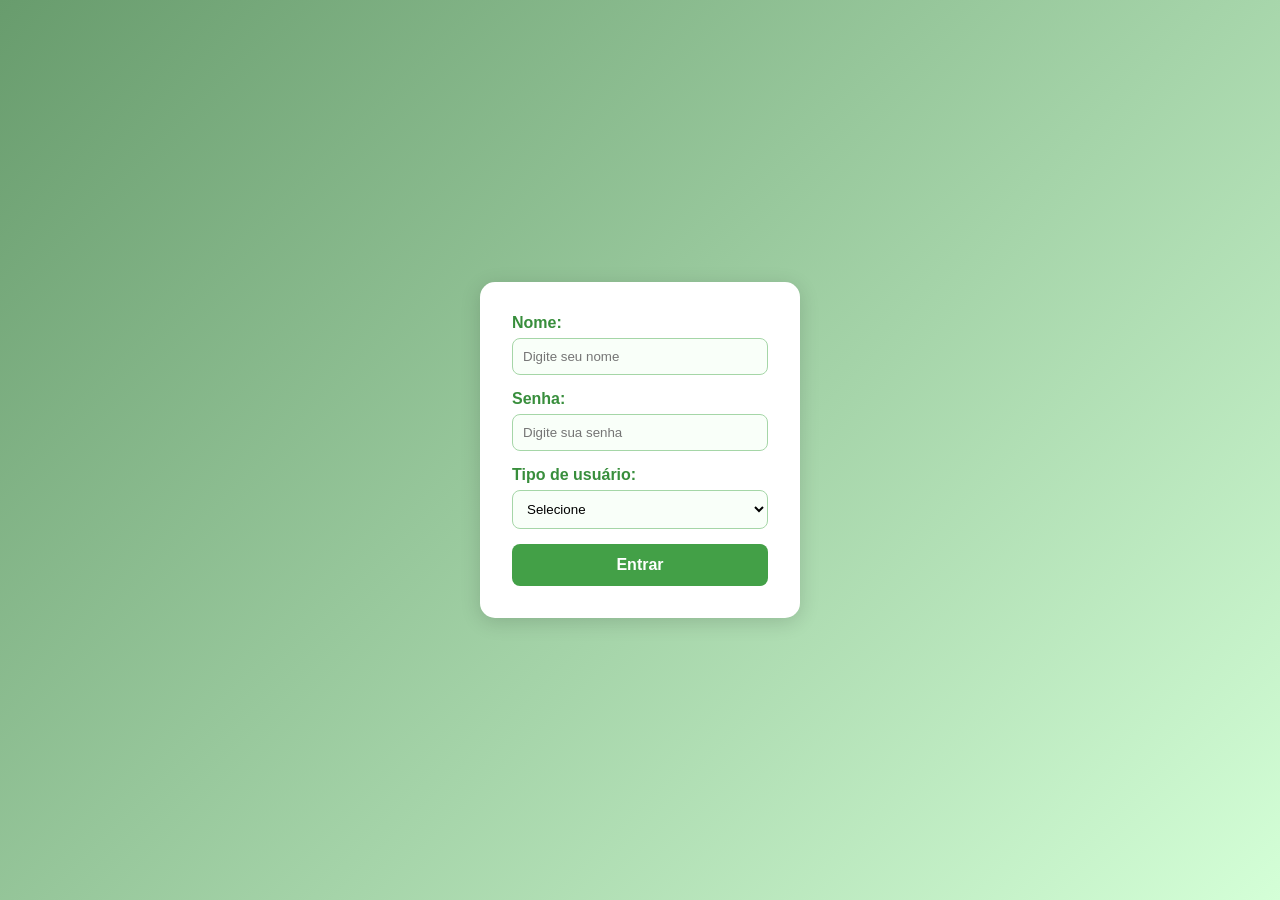
<file: saude-sem-bootstrap/login/login.html>
<!DOCTYPE html>
<html lang="pt-BR">
<head>
  <meta charset="UTF-8">
  <meta name="viewport" content="width=device-width, initial-scale=1.0">
  <title>Login</title>
  <link rel="stylesheet" href="login.css">
</head>
<body>


  <form id="loginForm">
 
    <label for="nome">Nome:</label>
    <input type="text" id="nome" name="nome" placeholder="Digite seu nome" required>

 
    <label for="senha">Senha:</label>
    <input type="password" id="senha" name="senha" placeholder="Digite sua senha" required>


    <label for="tipo">Tipo de usuário:</label>
    <select id="tipo" name="tipo" required>
      <option value="">Selecione</option>
  
      <option value="medico">Médico</option>
    </select>


    <button type="submit">Entrar</button>
  </form>

  <script src="login.js"></script>
</body>
</html>
</file>
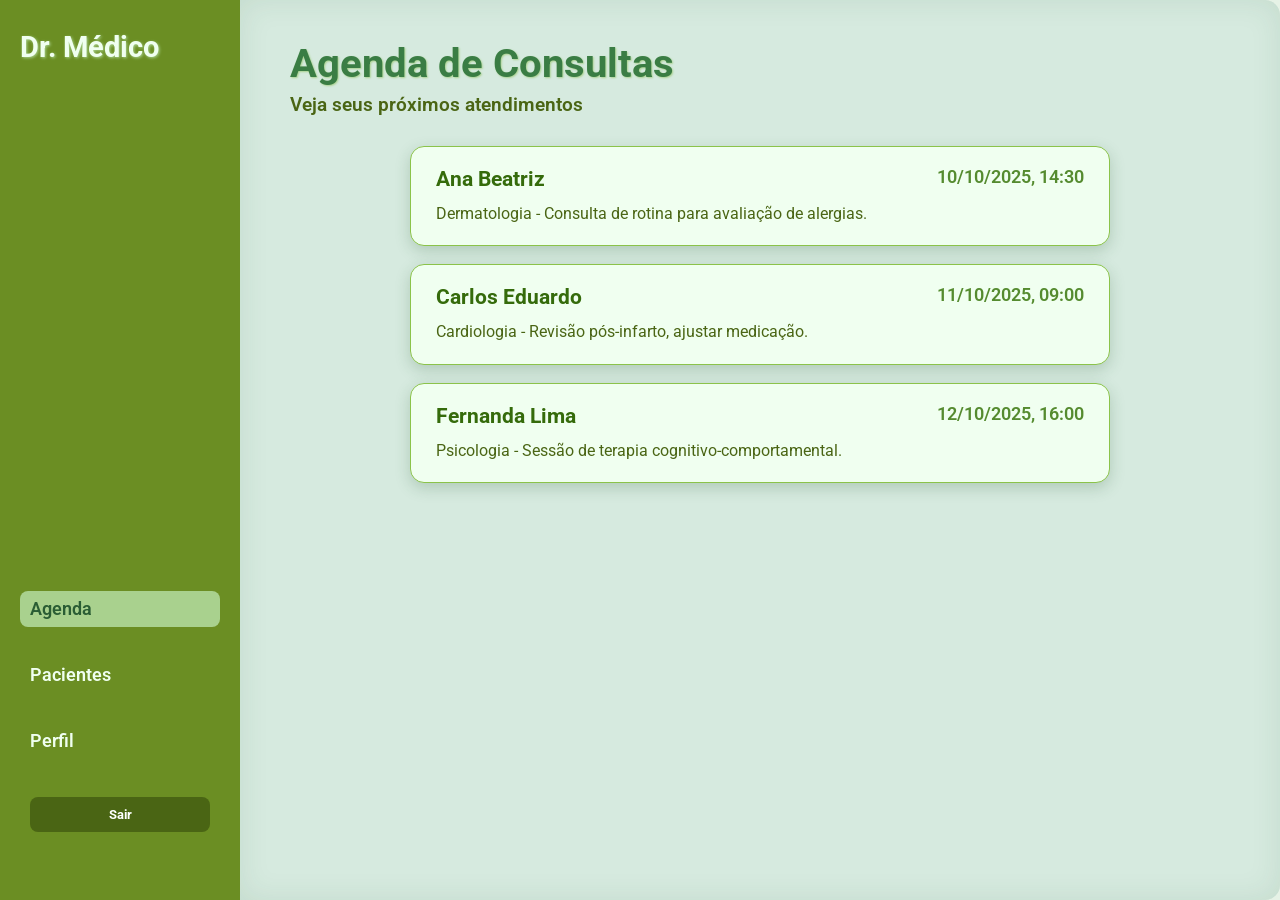
<file: saude-sem-bootstrap/medico/medico.html>
<!DOCTYPE html>
<html lang="pt-BR">
<head>
  <meta charset="UTF-8" />
  <meta name="viewport" content="width=device-width, initial-scale=1" />
  <title>Painel Médico</title>
  <link rel="stylesheet" href="medico.css" />
</head>
<body>
  <div class="container">
    <nav class="sidebar">
      <h2>Dr. Médico</h2>
      <ul>
        <li class="active">Agenda</li>
        <li>Pacientes</li>
        <li>Perfil</li>
        <li><button id="logoutBtn">Sair</button></li>
      </ul>
    </nav>

    <main class="main-content">
      <header>
        <h1>Agenda de Consultas</h1>
        <p>Veja seus próximos atendimentos</p>
      </header>

      <section class="appointments-list" id="appointments-list">
      
      </section>
    </main>
  </div>

  <script src="medico.js"></script>
</body>
</html>
</file>
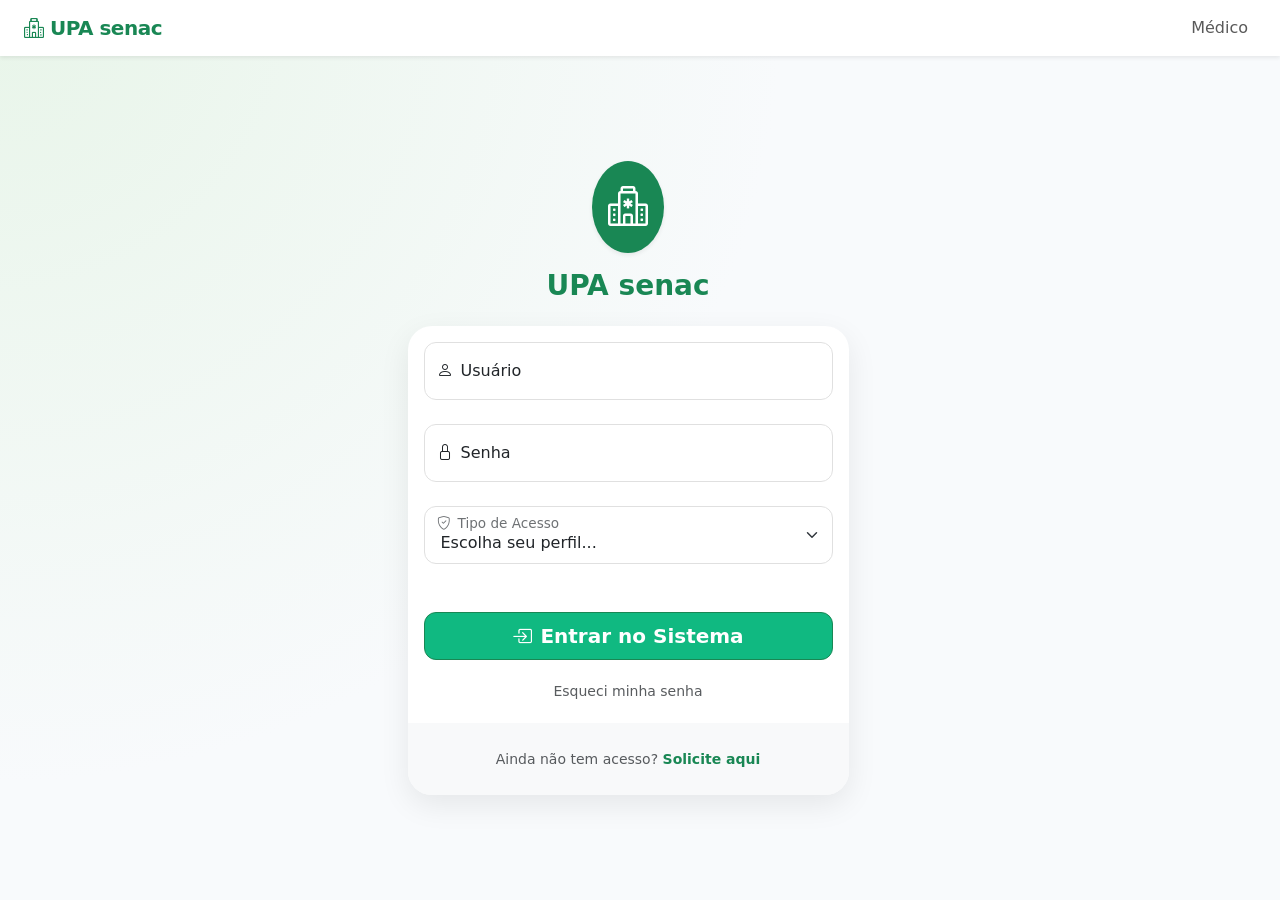
<file: saude/login/login.html>
<!DOCTYPE html>
<html lang="pt-BR">
<head>
    <meta charset="UTF-8">
    <meta name="viewport" content="width=device-width, initial-scale=1.0">
    <title>UPA senac | Acesso ao Sistema</title>
    
    <link href="https://cdn.jsdelivr.net/npm/bootstrap@5.3.2/dist/css/bootstrap.min.css" rel="stylesheet">
    <link rel="stylesheet" href="https://cdn.jsdelivr.net/npm/bootstrap-icons@1.11.3/font/bootstrap-icons.min.css">
    <link rel="stylesheet" href="login.css">
</head>
<body class="bg-light-subtle d-flex flex-column min-vh-100">

    <nav class="navbar navbar-expand-lg navbar-light bg-white shadow-sm">
        <div class="container-fluid px-4">
            <a class="navbar-brand fw-bold text-success" href="#">
                <i class="bi bi-hospital"></i> UPA senac
            </a>
            <button class="navbar-toggler" type="button" data-bs-toggle="collapse" data-bs-target="#navbarMenu" aria-controls="navbarMenu" aria-expanded="false" aria-label="Toggle navigation">
                <span class="navbar-toggler-icon"></span>
            </button>
            <div class="collapse navbar-collapse" id="navbarMenu">
                <ul class="navbar-nav ms-auto">
                    <li class="nav-item">
                        <a class="nav-link" href="./medico.html">Médico</a>
                    </li>
                </ul>
            </div>
        </div>
    </nav>

    <main class="container flex-grow-1 d-flex align-items-center">
        <div class="row justify-content-center w-100">
            <div class="col-12 col-sm-10 col-md-8 col-lg-6 col-xl-5">
                
                <div class="text-center mb-4">
                    <div class="bg-success text-white d-inline-block p-3 rounded-circle shadow-sm mb-3">
                        <i class="bi bi-hospital fs-1"></i>
                    </div>
                    <h1 class="h3 fw-bold text-success">UPA senac</h1>
                
                </div>

                <div class="card shadow border-0 overflow-hidden">
                    <div class="card-body">
                        <form id="loginForm" novalidate>
                            
                            <div class="form-floating mb-4">
                                <input type="text" class="form-control" id="username" placeholder="Nome" required>
                                <label for="username"><i class="bi bi-person me-2"></i>Usuário</label>
                                <div class="invalid-feedback">Por favor, informe seu usuário.</div>
                            </div>

                            <div class="form-floating mb-4">
                                <input type="password" class="form-control" id="password" placeholder="Senha" required>
                                <label for="password"><i class="bi bi-lock me-2"></i>Senha</label>
                                <div class="invalid-feedback">A senha é obrigatória.</div>
                            </div>

                            <div class="form-floating mb-5">
                                <select class="form-select" id="userRole" required>
                                    <option value="" selected disabled>Escolha seu perfil...</option>
                                    <option value="medico">Médico / Staff</option>
                                </select>
                                <label for="userRole"><i class="bi bi-shield-check me-2"></i>Tipo de Acesso</label>
                                <div class="invalid-feedback">Selecione um perfil para continuar.</div>
                            </div>

                            <div class="d-grid gap-3">
                                <button type="submit" class="btn btn-success btn-lg fw-bold">
                                    <i class="bi bi-box-arrow-in-right me-2"></i>Entrar no Sistema
                                </button>
                                <a href="#" class="btn btn-link btn-sm text-decoration-none text-muted">Esqueci minha senha</a>
                            </div>

                        </form>
                    </div>
                    <div class="card-footer bg-light border-0 py-4 text-center">
                        <span class="small text-muted">Ainda não tem acesso? <a href="#" class="text-success fw-bold text-decoration-none">Solicite aqui</a></span>
                    </div>
                </div>

            </div>
        </div>
    </main>

    <div class="toast-container position-fixed bottom-0 end-0 p-3">
        <div id="loginToast" class="toast align-items-center text-white border-0 shadow-lg" role="alert">
            <div class="d-flex">
                <div class="toast-body d-flex align-items-center gap-2">
                    <i id="toastIcon" class="bi"></i>
                    <span id="toastMessage"></span>
                </div>
                <button type="button" class="btn-close btn-close-white me-2 m-auto" data-bs-dismiss="toast"></button>
            </div>
        </div>
    </div>

    <script src="https://cdn.jsdelivr.net/npm/bootstrap@5.3.2/dist/js/bootstrap.bundle.min.js"></script>
    <script src="login.js"></script>
</body>
</html>
</file>
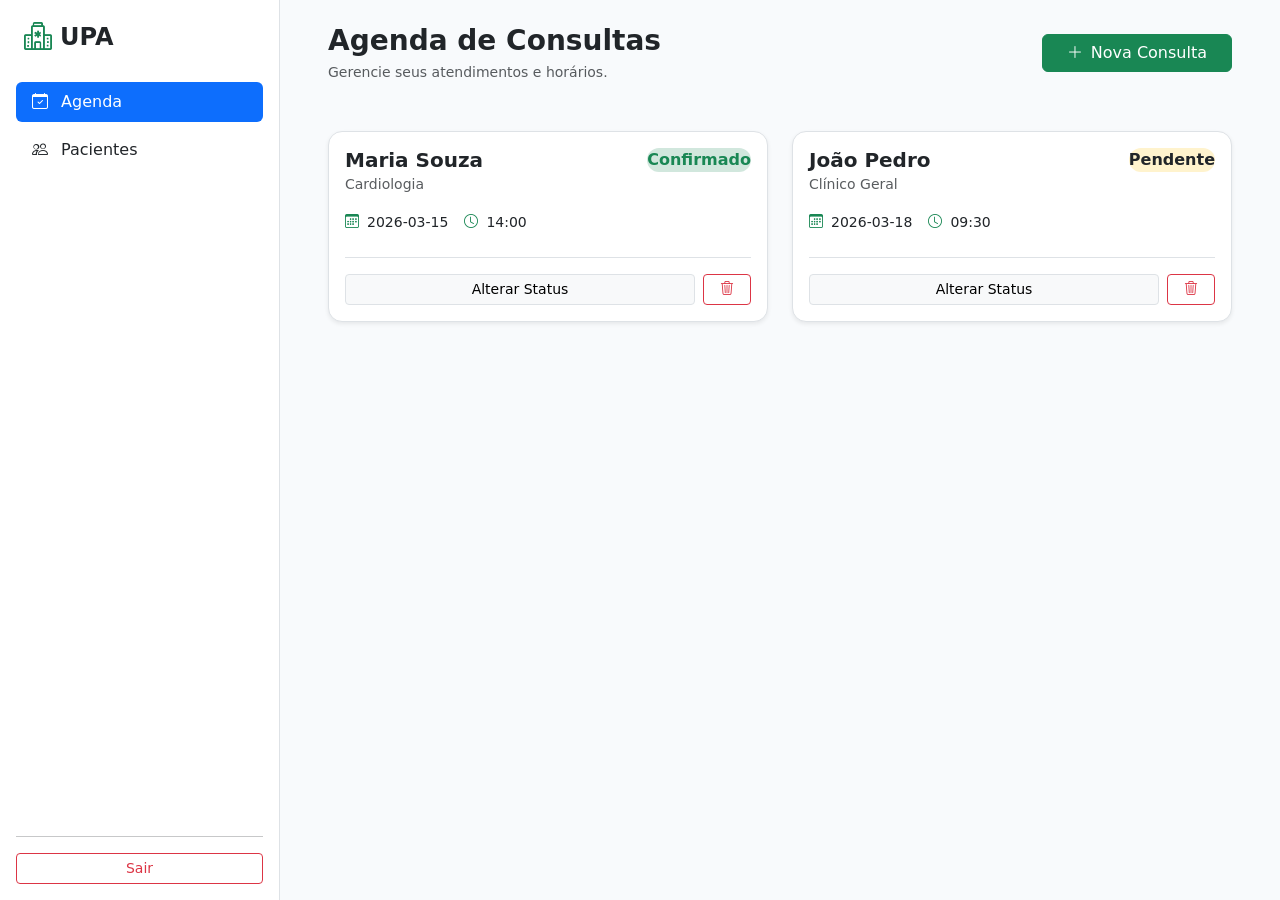
<file: saude/medico/medico.html>
<!DOCTYPE html>
<html lang="pt-BR">
<head>
    <meta charset="UTF-8">
    <meta name="viewport" content="width=device-width, initial-scale=1">
    <title>MedDash | Gestão de Consultas</title>
    <link href="https://cdn.jsdelivr.net/npm/bootstrap@5.3.2/dist/css/bootstrap.min.css" rel="stylesheet">
    <link rel="stylesheet" href="https://cdn.jsdelivr.net/npm/bootstrap-icons@1.11.3/font/bootstrap-icons.min.css">
    <link rel="stylesheet" href="medico.css">
</head>
<body>

    <aside class="sidebar d-none d-md-flex flex-column p-3 bg-white border-end">
        <div class="d-flex align-items-center mb-4 px-2">
            <i class="bi bi-hospital fs-3 text-success me-2"></i>
            <span class="fs-4 fw-bold text-dark">UPA</span>
        </div>
        <ul class="nav nav-pills flex-column mb-auto gap-2">
            <li class="nav-item">
                <a href="#" class="nav-link active"><i class="bi bi-calendar-check me-2"></i> Agenda</a>
            </li>
            <li class="nav-item">
                <a href="#" class="nav-link text-dark"><i class="bi bi-people me-2"></i> Pacientes</a>
            </li>
        </ul>
        <hr>
        <button class="btn btn-outline-danger btn-sm w-100">Sair</button>
    </aside>

    <div class="offcanvas offcanvas-start" tabindex="-1" id="sidebarMobile">
        <div class="offcanvas-header border-bottom">
            <h5 class="offcanvas-title fw-bold text-success">Menu</h5>
            <button type="button" class="btn-close" data-bs-dismiss="offcanvas"></button>
        </div>
        <div class="offcanvas-body" id="mobile-nav-container">
            </div>
    </div>

    <main class="main-content">
        <nav class="navbar d-md-none bg-success mb-3 px-3">
            <button class="navbar-toggler border-white" type="button" data-bs-toggle="offcanvas" data-bs-target="#sidebarMobile">
                <span class="navbar-toggler-icon"></span>
            </button>
            <span class="navbar-brand text-white fw-bold m-0">UPA</span>
        </nav>

        <div class="container-fluid py-4 px-md-5">
            <header class="row align-items-center mb-5 gy-3">
                <div class="col-12 col-sm">
                    <h1 class="h3 fw-bold mb-1">Agenda de Consultas</h1>
                    <p class="text-muted small mb-0">Gerencie seus atendimentos e horários.</p>
                </div>
                <div class="col-12 col-sm-auto">
                    <button class="btn btn-success px-4 d-flex align-items-center gap-2 w-100" data-bs-toggle="modal" data-bs-target="#modalConsulta">
                        <i class="bi bi-plus-lg"></i> Nova Consulta
                    </button>
                </div>
            </header>

            <section id="appointments-grid" class="row g-4">
                </section>
        </div>
    </main>

    <div class="modal fade" id="modalConsulta" tabindex="-1" aria-hidden="true">
        <div class="modal-dialog modal-dialog-centered">
            <form id="formConsulta" class="modal-content border-0 shadow">
                <div class="modal-header bg-light">
                    <h5 class="modal-title fw-bold text-dark">Agendar Consulta</h5>
                    <button type="button" class="btn-close" data-bs-dismiss="modal"></button>
                </div>
                <div class="modal-body p-4">
                    <div class="mb-3">
                        <label class="form-label fw-semibold">Nome do Paciente</label>
                        <input type="text" id="nome" class="form-control" placeholder="Ex: João Silva" required>
                    </div>
                    <div class="mb-3">
                        <label class="form-label fw-semibold">Especialidade</label>
                        <select id="especialidade" class="form-select" required>
                            <option value="Clínico Geral">Clínico Geral</option>
                            <option value="Cardiologia">Cardiologia</option>
                            <option value="Pediatria">Pediatria</option>
                        </select>
                    </div>
                    <div class="row g-3">
                        <div class="col-6">
                            <label class="form-label fw-semibold text-nowrap">Data</label>
                            <input type="date" id="data" class="form-control" required>
                        </div>
                        <div class="col-6">
                            <label class="form-label fw-semibold text-nowrap">Horário</label>
                            <input type="time" id="horario" class="form-control" required>
                        </div>
                    </div>
                </div>
                <div class="modal-footer bg-light border-0">
                    <button type="button" class="btn btn-secondary shadow-sm" data-bs-dismiss="modal">Cancelar</button>
                    <button type="submit" class="btn btn-success px-4 shadow-sm">Confirmar Agendamento</button>
                </div>
            </form>
        </div>
    </div>

    <div class="toast-container position-fixed bottom-0 end-0 p-3">
        <div id="appToast" class="toast align-items-center text-white bg-dark border-0 shadow-lg" role="alert">
            <div class="d-flex">
                <div class="toast-body" id="toastMsg">Ação realizada!</div>
                <button type="button" class="btn-close btn-close-white me-2 m-auto" data-bs-dismiss="toast"></button>
            </div>
        </div>
    </div>

    <script src="https://cdn.jsdelivr.net/npm/bootstrap@5.3.2/dist/js/bootstrap.bundle.min.js"></script>
    <script src="medico.js"></script>
</body>
</html>
</file>
<file: saude-sem-bootstrap/login/login.css>
* {
  margin: 0;
  padding: 0;
  box-sizing: border-box;
  font-family: Arial, Helvetica, sans-serif;
}


body {
  height: 100vh;
  display: flex;
  align-items: center;
  justify-content: center;
  background: linear-gradient(135deg, #689c6d, #d4ffd7); /* Verde saúde */
}


form {
  background: #ffffff;
  padding: 2rem;
  border-radius: 15px;
  box-shadow: 0 4px 20px rgba(0, 0, 0, 0.15);
  width: 320px;
  text-align: center;
}


h1 {
  margin-bottom: 20px;
  color: #3e7d2e; /* Verde mais escuro */
  font-size: 24px;
}


label {
  display: block;
  margin-bottom: 6px;
  font-weight: bold;
  color: #388e3c; /* Verde médio */
  text-align: left;
}


input, select {
  width: 100%;
  padding: 10px;
  margin-bottom: 15px;
  border: 1px solid #a5d6a7;
  border-radius: 8px;
  outline: none;
  transition: border 0.3s ease, box-shadow 0.3s ease;
  background-color: #f9fff9;
}

input:focus, select:focus {
  border-color: #43a047;
  box-shadow: 0 0 5px rgba(67, 160, 71, 0.5);
}


button {
  width: 100%;
  padding: 12px;
  border: none;
  border-radius: 8px;
  background: #43a047; 
  color: white;
  font-size: 16px;
  font-weight: bold;
  cursor: pointer;
  transition: background 0.3s ease, transform 0.2s ease;
}

button:hover {
  background: #2e7d32;
  transform: scale(1.05);
}


form:hover {
  transform: translateY(-3px);
  transition: transform 0.3s ease;
}
</file>
<file: saude-sem-bootstrap/medico/medico.css>
@import url('https://fonts.googleapis.com/css2?family=Roboto:wght@400;700&display=swap');

* {
  box-sizing: border-box;
  margin: 0;
  padding: 0;
  font-family: 'Roboto', sans-serif;
}

body, html {
  height: 100%;
  background: #e6f2e6;
}

.container {
  display: flex;
  height: 100vh;
  overflow: hidden;
}



.sidebar {
  background: #6b8e23;
  color: #f0fff0;
  width: 240px;
  padding: 30px 20px;
  display: flex;
  flex-direction: column;
  justify-content: space-between;
}

.sidebar h2 {
  font-size: 1.8rem;
  margin-bottom: 40px;
  font-weight: 700;
  text-shadow: 1px 1px 3px #a9d18e;
}

.sidebar ul {
  list-style: none;
}

.sidebar ul li {
  margin-bottom: 30px;
  font-size: 1.1rem;
  font-weight: 600;
  cursor: pointer;
  padding: 8px 10px;
  border-radius: 8px;
  transition: background-color 0.3s ease;
  user-select: none;
}

.sidebar ul li.active,
.sidebar ul li:hover {
  background-color: #a9d18e;
  color: #2a5d34;
}

#logoutBtn {
  background: #4a6514;
  border: none;
  color: white;
  padding: 10px;
  border-radius: 8px;
  width: 100%;
  font-weight: 700;
  cursor: pointer;
  transition: background-color 0.3s ease;
}

#logoutBtn:hover {
  background-color: #356b0b;
}
.main-content {
  flex-grow: 1;
  padding: 40px 50px;
  overflow-y: auto;
  background-color: #d6eadf;
  border-radius: 0 15px 15px 0;
  box-shadow: inset 0 0 30px rgba(42, 93, 52, 0.1);
}

.main-content header h1 {
  font-size: 2.5rem;
  color: #3a7d44;
  margin-bottom: 6px;
  text-shadow: 1px 1px 2px #a9d18e;
}

.main-content header p {
  font-weight: 600;
  font-size: 1.2rem;
  margin-bottom: 30px;
  color: #4a6514;
}



.appointments-list {
  display: flex;
  flex-direction: column;
  gap: 18px;
  max-width: 700px;
  margin: 0 auto;
}

.appointment-card {
  background-color: #f0fff0;
  border: 1.8px solid #8bc34a;
  border-radius: 14px;
  padding: 20px 25px;
  box-shadow: 0 5px 15px rgba(42, 93, 52, 0.22);
  transition: box-shadow 0.3s ease;
}

.appointment-card:hover {
  box-shadow: 0 10px 30px rgba(42, 93, 52, 0.4);
}

.appointment-header {
  display: flex;
  justify-content: space-between;
  margin-bottom: 12px;
}

.patient-name {
  font-weight: 700;
  font-size: 1.3rem;
  color: #356b0b;
}

.appointment-date {
  font-weight: 600;
  font-size: 1.1rem;
  color: #558b2f;
}

.appointment-details {
  font-size: 1rem;
  color: #4a6514;
  line-height: 1.4;
}
</file>
<file: saude/login/login.css>
:root {
    --brand-success: #10b981;
    --brand-dark: #059669;
}

body {
    background: radial-gradient(circle at top left, #e8f5e9 0%, #f8fafc 50%);
    font-family: 'Inter', system-ui, -apple-system, sans-serif;
}

.navbar-brand {
    letter-spacing: -0.5px;
}

.nav-link {
    transition: all 0.3s ease;
    border-radius: 0.375rem;
}

.nav-link:hover {
    color: var(--brand-success) !important;
    background-color: rgba(16, 185, 129, 0.1);
}

.card {
    border-radius: 1.25rem;
    transition: transform 0.3s ease, box-shadow 0.3s ease;
}

.card:hover {
    transform: translateY(-2px);
}

.form-control,
.form-select {
    border: 1.5px solid #e0e0e0;
    border-radius: 0.75rem;
    padding: 0.75rem 1rem;
    transition: all 0.3s ease;
}

.form-control:focus,
.form-select:focus {
    border-color: var(--brand-success);
    background-color: #fff;
    box-shadow: 0 0 0 0.2rem rgba(16, 185, 129, 0.15);
}

.form-floating > .form-control:focus ~ label,
.form-floating > .form-select:focus ~ label {
    color: var(--brand-success);
}

.btn-success {
    background-color: var(--brand-success);
    transition: all 0.3s ease;
    border-radius: 0.75rem;
}

.btn-success:hover {
    background-color: var(--brand-dark);
    transform: translateY(-2px);
    box-shadow: 0 4px 12px rgba(16, 185, 129, 0.3);
}

.btn-success:active {
    transform: translateY(0);
}

.btn-link {
    transition: all 0.3s ease;
}

.btn-link:hover {
    color: var(--brand-success) !important;
}

@media (min-width: 992px) {
    .card {
        border-radius: 1.5rem;
        box-shadow: 0 10px 30px rgba(0, 0, 0, 0.08) !important;
    }
}
</file>
<file: saude/medico/medico.css>
:root {
    --sidebar-width: 280px;
}

body {
    background-color: #f8fafc;
    font-family: 'Inter', system-ui, -apple-system, sans-serif;
}

@media (min-width: 768px) {
    .sidebar {
        width: var(--sidebar-width);
        height: 100vh;
        position: fixed;
        left: 0;
        top: 0;
    }
    .main-content {
        margin-left: var(--sidebar-width);
    }
}

.card-appointment {
    border-radius: 0.875rem;
    transition: transform 0.2s ease, box-shadow 0.2s ease;
}

.card-appointment:hover {
    transform: translateY(-4px);
    box-shadow: 0 10px 20px rgba(0, 0, 0, 0.05);
}

.status-badge {
    border-radius: 20px;
    font-weight: 600;
}
</file>
